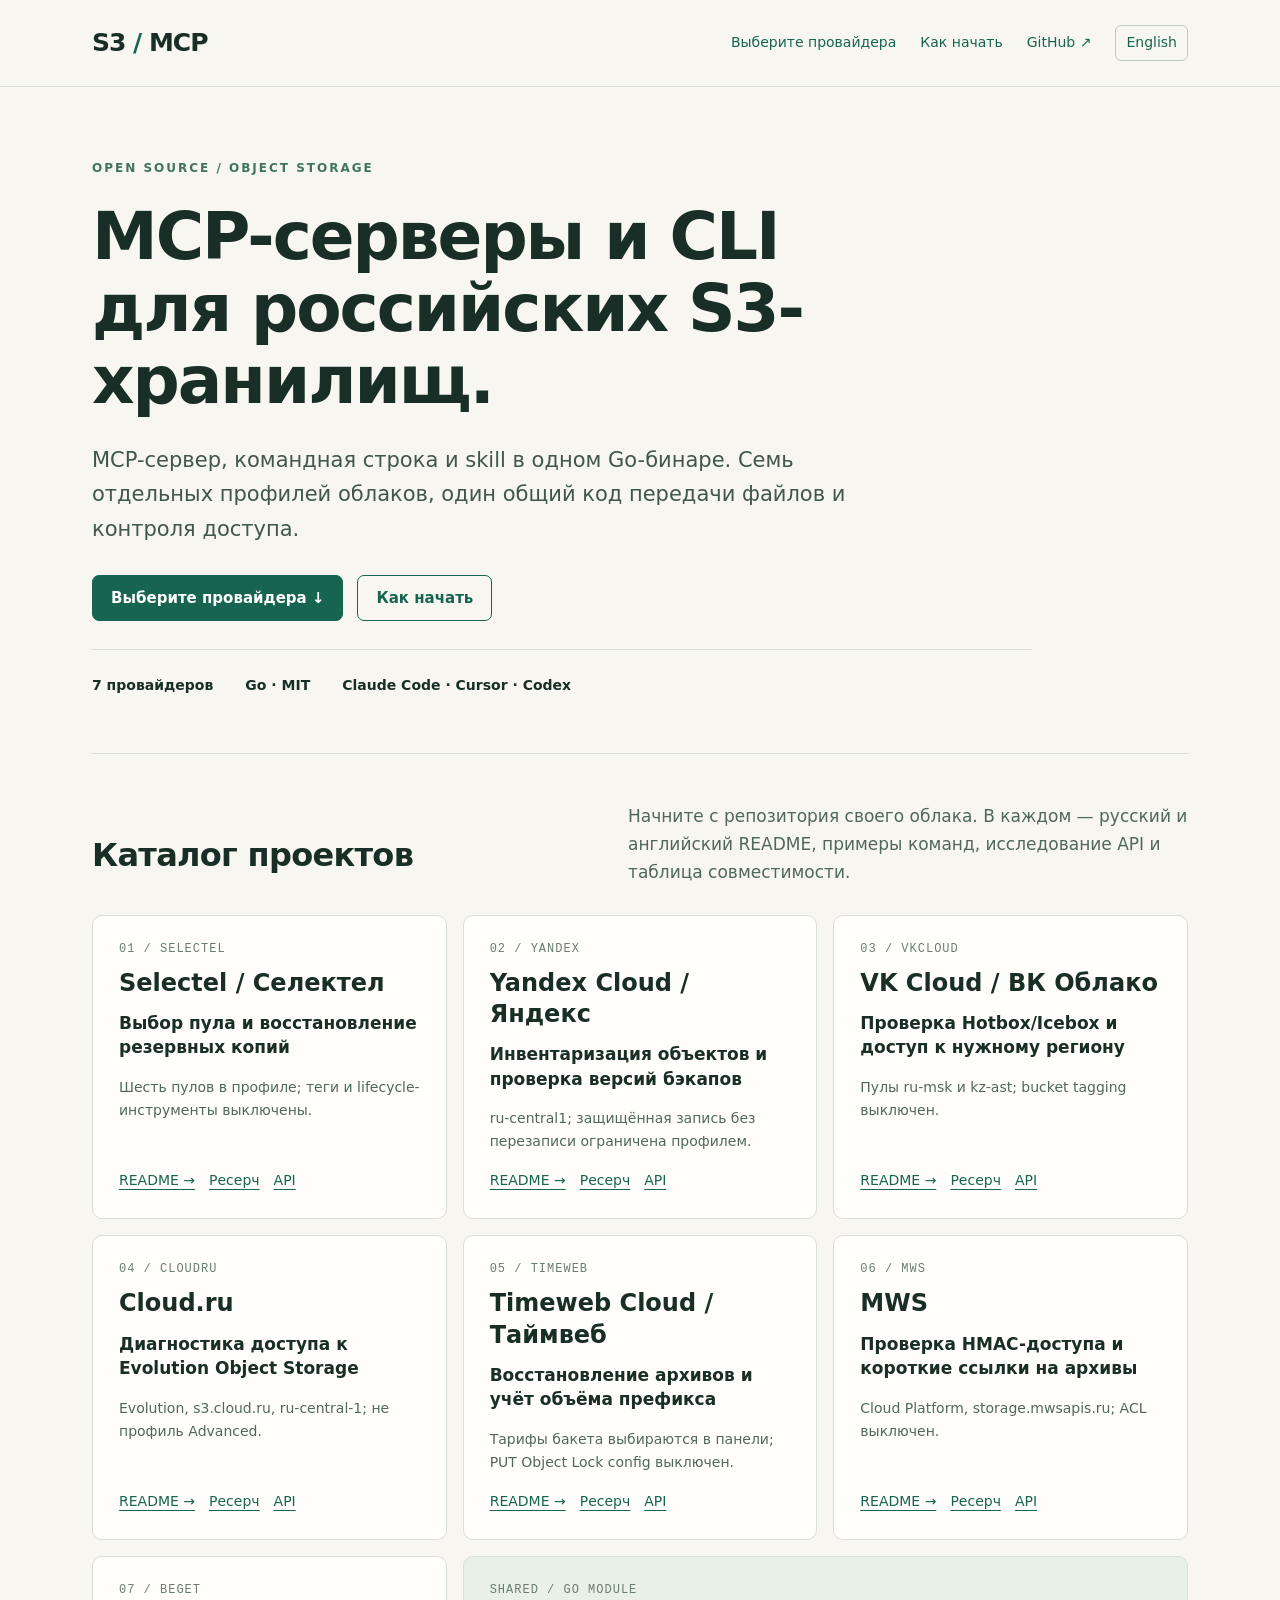
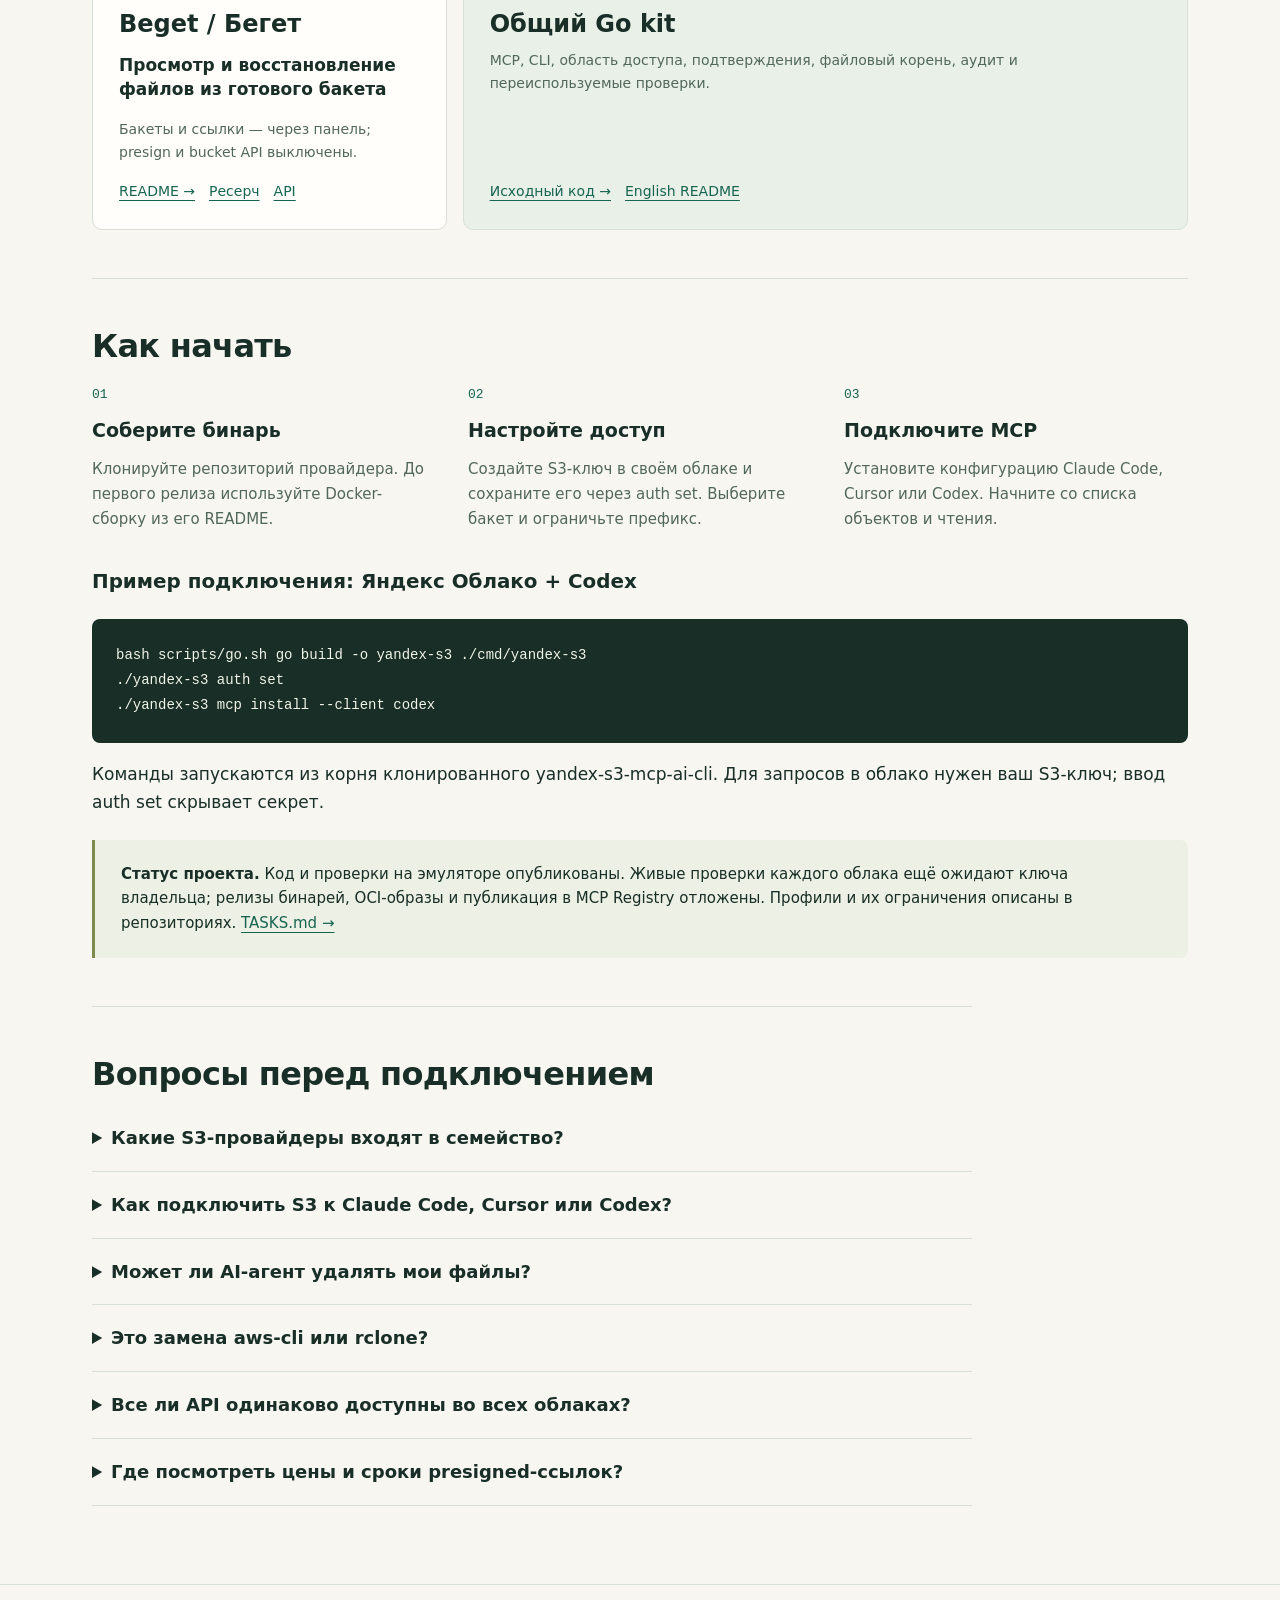
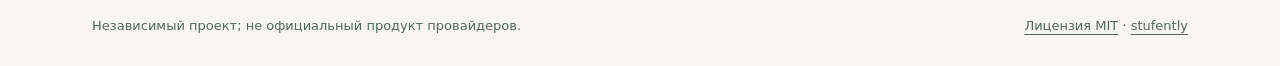
<file: docs/index.html>
<!doctype html>
<html lang="ru">
<head>
<meta charset="utf-8">
<meta name="google-site-verification" content="D1dRis57pYMEVJzy5H9Bjl-GytF5Bzbl5luU-A9BeWA">
<meta name="viewport" content="width=device-width,initial-scale=1">
<title>MCP-серверы и CLI для российских S3-хранилищ | stufently</title>
<meta name="description" content="S3 MCP-серверы, CLI и skills для Selectel, Яндекс, VK Cloud, Cloud.ru, Timeweb, MWS и Beget. Подключение к Claude Code, Cursor и Codex; код на Go, MIT.">
<link rel="canonical" href="https://stufently.github.io/s3-mcp-ai-cli-kit/">
<link rel="alternate" hreflang="ru" href="https://stufently.github.io/s3-mcp-ai-cli-kit/">
<link rel="alternate" hreflang="en" href="https://stufently.github.io/s3-mcp-ai-cli-kit/en/">
<link rel="alternate" hreflang="x-default" href="https://stufently.github.io/s3-mcp-ai-cli-kit/">
<meta property="og:type" content="website">
<meta property="og:title" content="MCP-серверы и CLI для российских S3-хранилищ">
<meta property="og:description" content="S3 MCP-серверы, CLI и skills для Selectel, Яндекс, VK Cloud, Cloud.ru, Timeweb, MWS и Beget. Подключение к Claude Code, Cursor и Codex; код на Go, MIT.">
<meta property="og:url" content="https://stufently.github.io/s3-mcp-ai-cli-kit/">
<meta property="og:site_name" content="S3 MCP &amp; AI CLI">
<meta property="og:locale" content="ru_RU">
<meta property="og:locale:alternate" content="en_US">
<meta property="og:image" content="https://stufently.github.io/s3-mcp-ai-cli-kit/assets/social-preview.png">
<meta property="og:image:width" content="1280">
<meta property="og:image:height" content="640">
<meta property="og:image:alt" content="S3 MCP + CLI + Skills — семь российских облаков">
<meta name="twitter:card" content="summary_large_image">
<meta name="twitter:title" content="MCP-серверы и CLI для российских S3-хранилищ">
<meta name="twitter:description" content="S3 MCP-серверы, CLI и skills для Selectel, Яндекс, VK Cloud, Cloud.ru, Timeweb, MWS и Beget. Подключение к Claude Code, Cursor и Codex; код на Go, MIT.">
<meta name="twitter:image" content="https://stufently.github.io/s3-mcp-ai-cli-kit/assets/social-preview.png">
<link rel="stylesheet" href="assets/site.css">
<link rel="icon" href="assets/favicon.svg" type="image/svg+xml">
<script type="application/ld+json">
{
  "@context": "https://schema.org",
  "@type": "CollectionPage",
  "name": "MCP-серверы и CLI для российских S3-хранилищ",
  "description": "S3 MCP-серверы, CLI и skills для Selectel, Яндекс, VK Cloud, Cloud.ru, Timeweb, MWS и Beget. Подключение к Claude Code, Cursor и Codex; код на Go, MIT.",
  "url": "https://stufently.github.io/s3-mcp-ai-cli-kit/",
  "inLanguage": "ru",
  "mainEntity": {
    "@type": "ItemList",
    "itemListElement": [
      {
        "@type": "ListItem",
        "position": 1,
        "item": {
          "@type": "SoftwareSourceCode",
          "name": "Selectel S3 MCP Server & AI CLI",
          "codeRepository": "https://github.com/stufently/selectel-s3-mcp-ai-cli",
          "url": "https://github.com/stufently/selectel-s3-mcp-ai-cli",
          "description": "Выбор пула и восстановление резервных копий",
          "programmingLanguage": "Go",
          "license": "https://opensource.org/license/mit"
        }
      },
      {
        "@type": "ListItem",
        "position": 2,
        "item": {
          "@type": "SoftwareSourceCode",
          "name": "Yandex Cloud S3 MCP Server & AI CLI",
          "codeRepository": "https://github.com/stufently/yandex-s3-mcp-ai-cli",
          "url": "https://github.com/stufently/yandex-s3-mcp-ai-cli",
          "description": "Инвентаризация объектов и проверка версий бэкапов",
          "programmingLanguage": "Go",
          "license": "https://opensource.org/license/mit"
        }
      },
      {
        "@type": "ListItem",
        "position": 3,
        "item": {
          "@type": "SoftwareSourceCode",
          "name": "VK Cloud S3 MCP Server & AI CLI",
          "codeRepository": "https://github.com/stufently/vkcloud-s3-mcp-ai-cli",
          "url": "https://github.com/stufently/vkcloud-s3-mcp-ai-cli",
          "description": "Проверка Hotbox/Icebox и доступ к нужному региону",
          "programmingLanguage": "Go",
          "license": "https://opensource.org/license/mit"
        }
      },
      {
        "@type": "ListItem",
        "position": 4,
        "item": {
          "@type": "SoftwareSourceCode",
          "name": "Cloud.ru S3 MCP Server & AI CLI",
          "codeRepository": "https://github.com/stufently/cloudru-s3-mcp-ai-cli",
          "url": "https://github.com/stufently/cloudru-s3-mcp-ai-cli",
          "description": "Диагностика доступа к Evolution Object Storage",
          "programmingLanguage": "Go",
          "license": "https://opensource.org/license/mit"
        }
      },
      {
        "@type": "ListItem",
        "position": 5,
        "item": {
          "@type": "SoftwareSourceCode",
          "name": "Timeweb Cloud S3 MCP Server & AI CLI",
          "codeRepository": "https://github.com/stufently/timeweb-s3-mcp-ai-cli",
          "url": "https://github.com/stufently/timeweb-s3-mcp-ai-cli",
          "description": "Восстановление архивов и учёт объёма префикса",
          "programmingLanguage": "Go",
          "license": "https://opensource.org/license/mit"
        }
      },
      {
        "@type": "ListItem",
        "position": 6,
        "item": {
          "@type": "SoftwareSourceCode",
          "name": "MWS S3 MCP Server & AI CLI",
          "codeRepository": "https://github.com/stufently/mws-s3-mcp-ai-cli",
          "url": "https://github.com/stufently/mws-s3-mcp-ai-cli",
          "description": "Проверка HMAC-доступа и короткие ссылки на архивы",
          "programmingLanguage": "Go",
          "license": "https://opensource.org/license/mit"
        }
      },
      {
        "@type": "ListItem",
        "position": 7,
        "item": {
          "@type": "SoftwareSourceCode",
          "name": "Beget S3 MCP Server & AI CLI",
          "codeRepository": "https://github.com/stufently/beget-s3-mcp-ai-cli",
          "url": "https://github.com/stufently/beget-s3-mcp-ai-cli",
          "description": "Просмотр и восстановление файлов из готового бакета",
          "programmingLanguage": "Go",
          "license": "https://opensource.org/license/mit"
        }
      }
    ]
  }
}
</script>
</head>
<body>
<a class="skip" href="#main">К содержимому</a>
<div class="top">
<header class="wrap">
<a class="brand" href="./">S3 <span>/</span> MCP</a>
<nav aria-label="Основная навигация">
<a class="optional" href="#providers">Выберите провайдера</a>
<a class="optional" href="#start">Как начать</a>
<a href="https://github.com/stufently/s3-mcp-ai-cli-kit">GitHub ↗</a>
<a class="lang" href="./en/" lang="en">English</a>
</nav>
</header>
</div>
<main id="main" class="wrap">
<section class="hero">
<div class="eyebrow">Open source / Object storage</div>
<h1>MCP-серверы и CLI<br>для российских S3-хранилищ.</h1>
<p>MCP-сервер, командная строка и skill в одном Go-бинаре. Семь отдельных профилей облаков, один общий код передачи файлов и контроля доступа.</p>
<div class="buttons">
<a class="button primary" href="#providers">Выберите провайдера ↓</a>
<a class="button" href="#start">Как начать</a>
</div>
<div class="facts">
<span>
<strong>7 провайдеров</strong>
</span>
<span>
<strong>Go · MIT</strong>
</span>
<span>
<strong>Claude Code · Cursor · Codex</strong>
</span>
</div>
</section>
<section class="section" id="providers">
<div class="section-head">
<h2>Каталог проектов</h2>
<p>Начните с репозитория своего облака. В каждом — русский и английский README, примеры команд, исследование API и таблица совместимости.</p>
</div>
<div class="grid">
<article class="card" id="selectel">
<span class="number">01 / SELECTEL</span>
<h3>
<a href="https://github.com/stufently/selectel-s3-mcp-ai-cli">Selectel / Селектел</a>
</h3>
<p class="focus">Выбор пула и восстановление резервных копий</p>
<p class="note">Шесть пулов в профиле; теги и lifecycle-инструменты выключены.</p>
<div class="links">
<a href="https://github.com/stufently/selectel-s3-mcp-ai-cli">README →</a>
<a href="https://github.com/stufently/selectel-s3-mcp-ai-cli/blob/main/docs/research/selectel-s3.md">Ресерч</a>
<a href="https://github.com/stufently/selectel-s3-mcp-ai-cli/blob/main/docs/compat.md">API</a>
</div>
</article>
<article class="card" id="yandex">
<span class="number">02 / YANDEX</span>
<h3>
<a href="https://github.com/stufently/yandex-s3-mcp-ai-cli">Yandex Cloud / Яндекс</a>
</h3>
<p class="focus">Инвентаризация объектов и проверка версий бэкапов</p>
<p class="note">ru-central1; защищённая запись без перезаписи ограничена профилем.</p>
<div class="links">
<a href="https://github.com/stufently/yandex-s3-mcp-ai-cli">README →</a>
<a href="https://github.com/stufently/yandex-s3-mcp-ai-cli/blob/main/docs/research/yandex-s3.md">Ресерч</a>
<a href="https://github.com/stufently/yandex-s3-mcp-ai-cli/blob/main/docs/compat.md">API</a>
</div>
</article>
<article class="card" id="vkcloud">
<span class="number">03 / VKCLOUD</span>
<h3>
<a href="https://github.com/stufently/vkcloud-s3-mcp-ai-cli">VK Cloud / ВК Облако</a>
</h3>
<p class="focus">Проверка Hotbox/Icebox и доступ к нужному региону</p>
<p class="note">Пулы ru-msk и kz-ast; bucket tagging выключен.</p>
<div class="links">
<a href="https://github.com/stufently/vkcloud-s3-mcp-ai-cli">README →</a>
<a href="https://github.com/stufently/vkcloud-s3-mcp-ai-cli/blob/main/docs/research/vkcloud-s3.md">Ресерч</a>
<a href="https://github.com/stufently/vkcloud-s3-mcp-ai-cli/blob/main/docs/compat.md">API</a>
</div>
</article>
<article class="card" id="cloudru">
<span class="number">04 / CLOUDRU</span>
<h3>
<a href="https://github.com/stufently/cloudru-s3-mcp-ai-cli">Cloud.ru</a>
</h3>
<p class="focus">Диагностика доступа к Evolution Object Storage</p>
<p class="note">Evolution, s3.cloud.ru, ru-central-1; не профиль Advanced.</p>
<div class="links">
<a href="https://github.com/stufently/cloudru-s3-mcp-ai-cli">README →</a>
<a href="https://github.com/stufently/cloudru-s3-mcp-ai-cli/blob/main/docs/research/cloudru-s3.md">Ресерч</a>
<a href="https://github.com/stufently/cloudru-s3-mcp-ai-cli/blob/main/docs/compat.md">API</a>
</div>
</article>
<article class="card" id="timeweb">
<span class="number">05 / TIMEWEB</span>
<h3>
<a href="https://github.com/stufently/timeweb-s3-mcp-ai-cli">Timeweb Cloud / Таймвеб</a>
</h3>
<p class="focus">Восстановление архивов и учёт объёма префикса</p>
<p class="note">Тарифы бакета выбираются в панели; PUT Object Lock config выключен.</p>
<div class="links">
<a href="https://github.com/stufently/timeweb-s3-mcp-ai-cli">README →</a>
<a href="https://github.com/stufently/timeweb-s3-mcp-ai-cli/blob/main/docs/research/timeweb-s3.md">Ресерч</a>
<a href="https://github.com/stufently/timeweb-s3-mcp-ai-cli/blob/main/docs/compat.md">API</a>
</div>
</article>
<article class="card" id="mws">
<span class="number">06 / MWS</span>
<h3>
<a href="https://github.com/stufently/mws-s3-mcp-ai-cli">MWS</a>
</h3>
<p class="focus">Проверка HMAC-доступа и короткие ссылки на архивы</p>
<p class="note">Cloud Platform, storage.mwsapis.ru; ACL выключен.</p>
<div class="links">
<a href="https://github.com/stufently/mws-s3-mcp-ai-cli">README →</a>
<a href="https://github.com/stufently/mws-s3-mcp-ai-cli/blob/main/docs/research/mws-s3.md">Ресерч</a>
<a href="https://github.com/stufently/mws-s3-mcp-ai-cli/blob/main/docs/compat.md">API</a>
</div>
</article>
<article class="card" id="beget">
<span class="number">07 / BEGET</span>
<h3>
<a href="https://github.com/stufently/beget-s3-mcp-ai-cli">Beget / Бегет</a>
</h3>
<p class="focus">Просмотр и восстановление файлов из готового бакета</p>
<p class="note">Бакеты и ссылки — через панель; presign и bucket API выключены.</p>
<div class="links">
<a href="https://github.com/stufently/beget-s3-mcp-ai-cli">README →</a>
<a href="https://github.com/stufently/beget-s3-mcp-ai-cli/blob/main/docs/research/beget-s3.md">Ресерч</a>
<a href="https://github.com/stufently/beget-s3-mcp-ai-cli/blob/main/docs/compat.md">API</a>
</div>
</article>
<article class="card kit">
<span class="number">SHARED / GO MODULE</span>
<h3>
<a href="https://github.com/stufently/s3-mcp-ai-cli-kit">Общий Go kit</a>
</h3>
<p class="note">MCP, CLI, область доступа, подтверждения, файловый корень, аудит и переиспользуемые проверки.</p>
<div class="links">
<a href="https://github.com/stufently/s3-mcp-ai-cli-kit">Исходный код →</a>
<a href="https://github.com/stufently/s3-mcp-ai-cli-kit/blob/main/README.en.md">English README</a>
</div>
</article>
</div>
</section>
<section class="section" id="start">
<h2>Как начать</h2>
<div class="steps">
<div>
<span class="step">01</span>
<h3>Соберите бинарь</h3>
<p>Клонируйте репозиторий провайдера. До первого релиза используйте Docker-сборку из его README.</p>
</div>
<div>
<span class="step">02</span>
<h3>Настройте доступ</h3>
<p>Создайте S3-ключ в своём облаке и сохраните его через auth set. Выберите бакет и ограничьте префикс.</p>
</div>
<div>
<span class="step">03</span>
<h3>Подключите MCP</h3>
<p>Установите конфигурацию Claude Code, Cursor или Codex. Начните со списка объектов и чтения.</p>
</div>
</div>
<h3>Пример подключения: Яндекс Облако + Codex</h3>
<pre>
<code>bash scripts/go.sh go build -o yandex-s3 ./cmd/yandex-s3
./yandex-s3 auth set
./yandex-s3 mcp install --client codex</code>
</pre>
<p>Команды запускаются из корня клонированного yandex-s3-mcp-ai-cli. Для запросов в облако нужен ваш S3-ключ; ввод auth set скрывает секрет.</p>
<div class="callout">
<strong>Статус проекта.</strong> Код и проверки на эмуляторе опубликованы. Живые проверки каждого облака ещё ожидают ключа владельца; релизы бинарей, OCI-образы и публикация в MCP Registry отложены. Профили и их ограничения описаны в репозиториях. <a href="https://github.com/stufently/s3-mcp-ai-cli-kit/blob/main/TASKS.md">TASKS.md →</a>
</div>
</section>
<section class="section faq" id="faq">
<h2>Вопросы перед подключением</h2>
<details>
<summary>Какие S3-провайдеры входят в семейство?</summary>
<p>Selectel, Яндекс Облако, VK Cloud, Cloud.ru Evolution, Timeweb Cloud, MWS Cloud Platform и Beget. У каждого собственный бинарь, профиль и документация.</p>
</details>
<details>
<summary>Как подключить S3 к Claude Code, Cursor или Codex?</summary>
<p>Соберите бинарь своего провайдера, сохраните ключ через auth set и выполните mcp install для выбранного клиента. Команды и расположение конфигурации указаны в README каждого проекта.</p>
</details>
<details>
<summary>Может ли AI-агент удалять мои файлы?</summary>
<p>MCP по умолчанию предоставляет только чтение. Запись, удаление и администрирование включаются отдельно; опасные действия проходят настроенную политику подтверждения. Дополнительно ограничьте права S3-ключа, бакет и префикс.</p>
</details>
<details>
<summary>Это замена aws-cli или rclone?</summary>
<p>Проекты добавляют MCP-инструменты, skill и контроль доступа для AI-агентов. CLI подходит для операций с объектами и потокового восстановления; aws-cli и rclone остаются отдельными инструментами автоматизации.</p>
</details>
<details>
<summary>Все ли API одинаково доступны во всех облаках?</summary>
<p>Нет. Инструменты регистрируются по возможностям профиля. Например, у Beget выключены bucket API и внешний presign, а профиль Cloud.ru относится к Evolution. Проверяйте compat и статус живых тестов.</p>
</details>
<details>
<summary>Где посмотреть цены и сроки presigned-ссылок?</summary>
<p>В исследовании своего провайдера со ссылками на официальные документы. Цены и неподтверждённые значения помечены в репозиториях; каталог не служит тарифным предложением.</p>
</details>
</section>
</main>
<footer class="footer">
<div class="wrap">
<span>Независимый проект; не официальный продукт провайдеров.</span>
<span>
<a href="https://github.com/stufently/s3-mcp-ai-cli-kit/blob/main/LICENSE">Лицензия MIT</a> · <a href="https://github.com/stufently">stufently</a>
</span>
</div>
</footer>
</body>
</html>
</file>
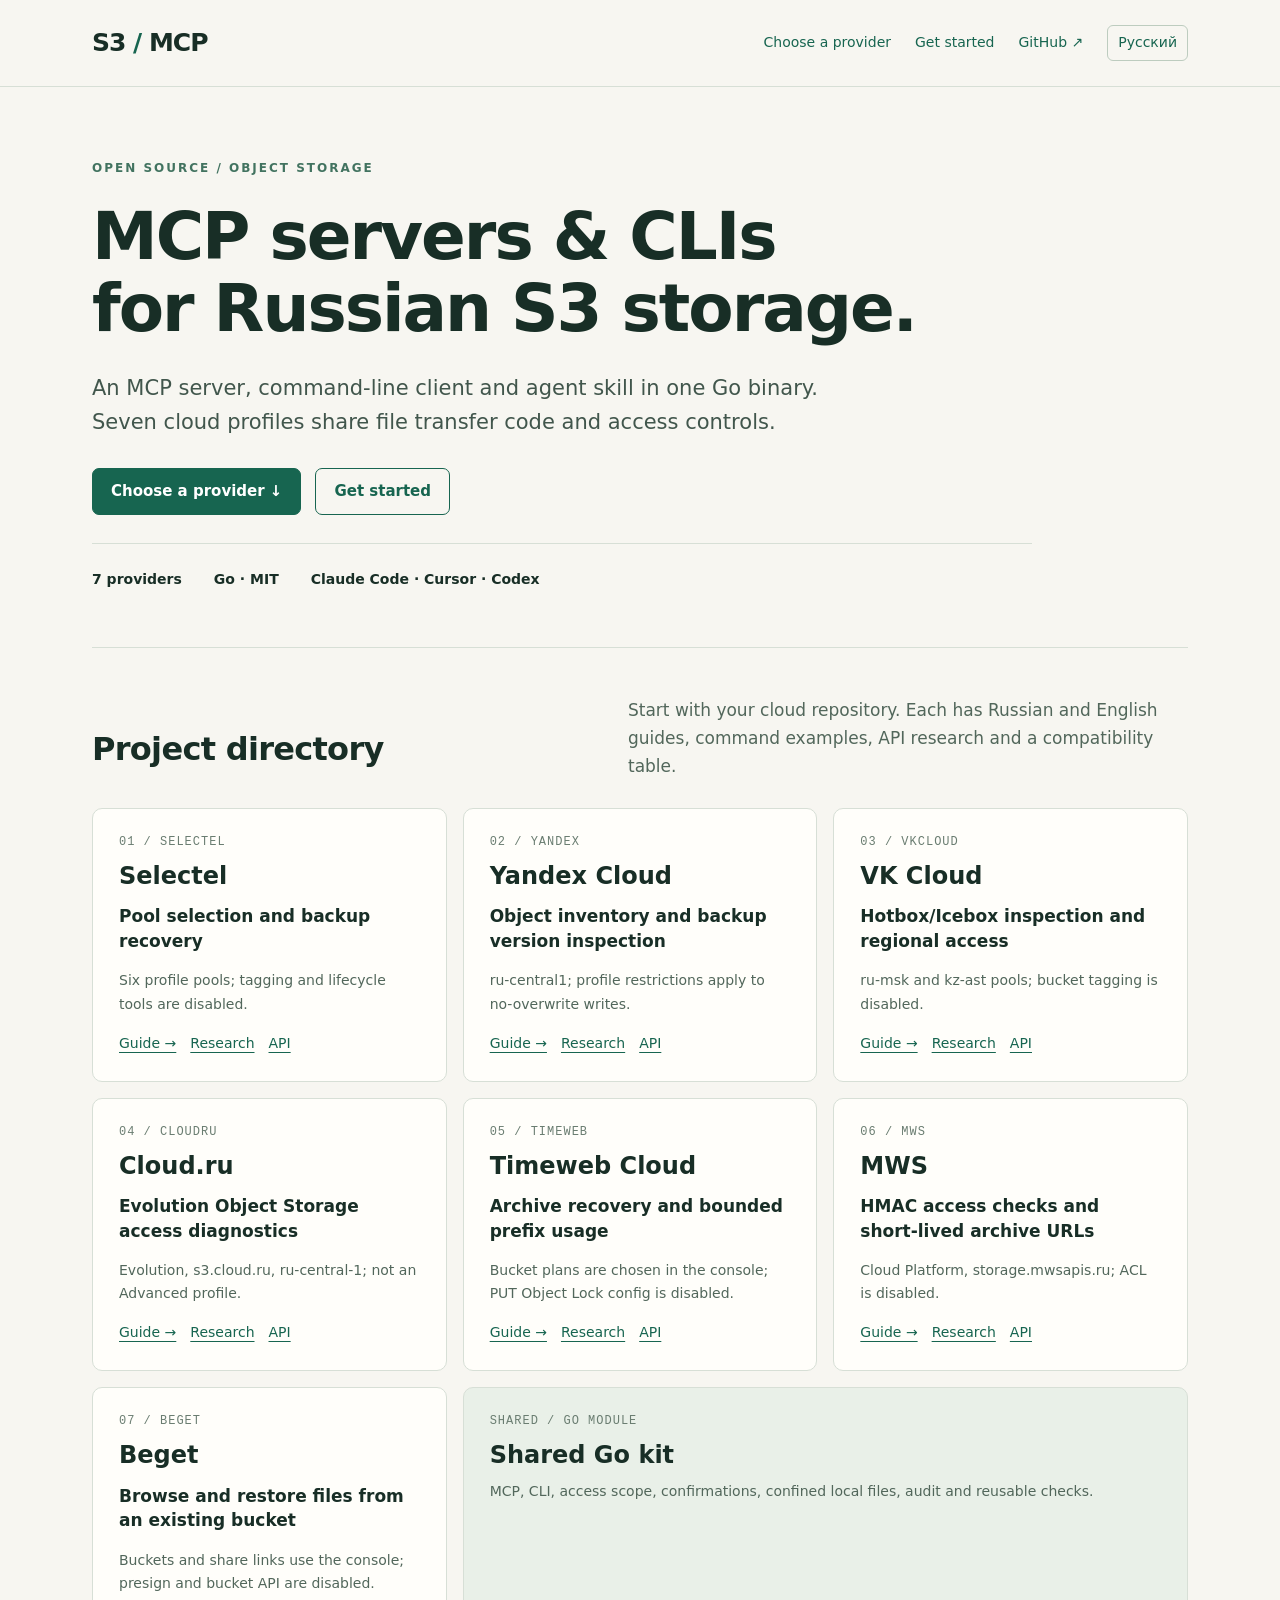
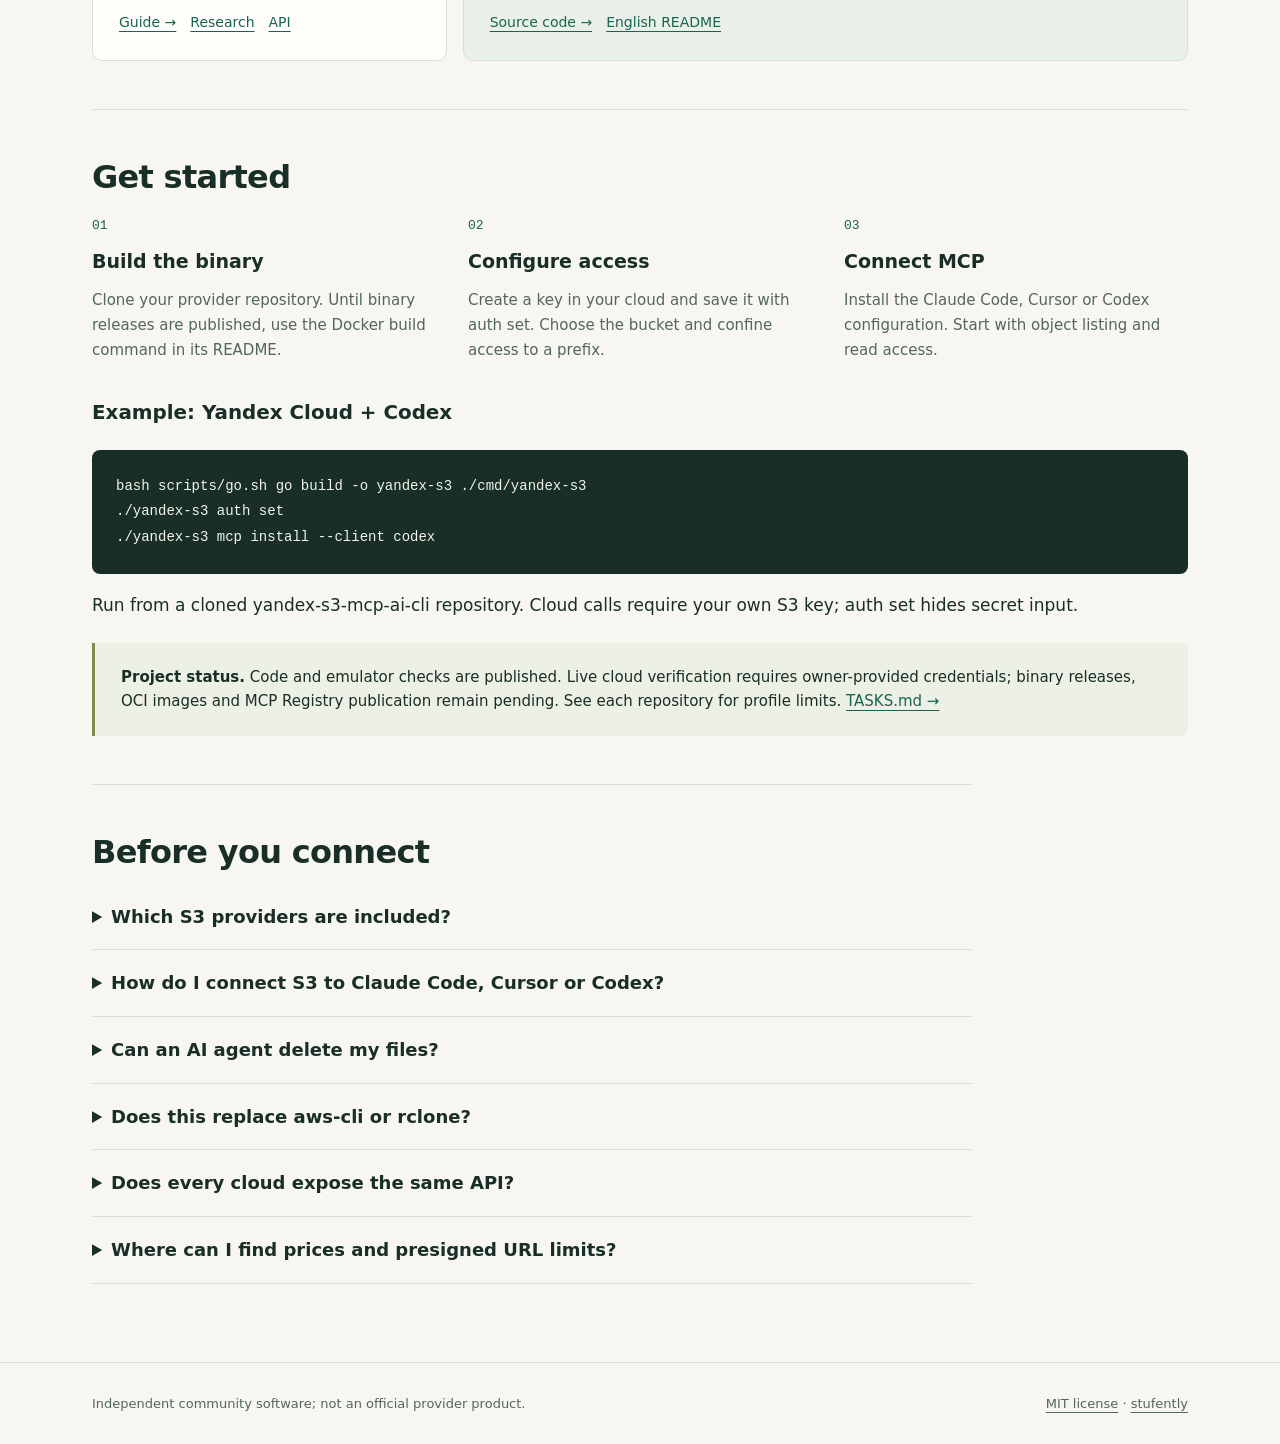
<file: docs/en/index.html>
<!doctype html>
<html lang="en">
<head>
<meta charset="utf-8">
<meta name="viewport" content="width=device-width,initial-scale=1">
<title>S3 MCP servers and CLIs for Russian cloud storage | stufently</title>
<meta name="description" content="Go MCP servers, CLIs and agent skills for Selectel, Yandex Cloud, VK Cloud, Cloud.ru, Timeweb, MWS and Beget. Connect Claude Code, Cursor and Codex.">
<link rel="canonical" href="https://stufently.github.io/s3-mcp-ai-cli-kit/en/">
<link rel="alternate" hreflang="ru" href="https://stufently.github.io/s3-mcp-ai-cli-kit/">
<link rel="alternate" hreflang="en" href="https://stufently.github.io/s3-mcp-ai-cli-kit/en/">
<link rel="alternate" hreflang="x-default" href="https://stufently.github.io/s3-mcp-ai-cli-kit/">
<meta property="og:type" content="website">
<meta property="og:title" content="S3 MCP servers and CLIs for Russian cloud storage">
<meta property="og:description" content="Go MCP servers, CLIs and agent skills for Selectel, Yandex Cloud, VK Cloud, Cloud.ru, Timeweb, MWS and Beget. Connect Claude Code, Cursor and Codex.">
<meta property="og:url" content="https://stufently.github.io/s3-mcp-ai-cli-kit/en/">
<meta property="og:site_name" content="S3 MCP &amp; AI CLI">
<meta property="og:locale" content="en_US">
<meta property="og:locale:alternate" content="ru_RU">
<meta property="og:image" content="https://stufently.github.io/s3-mcp-ai-cli-kit/assets/social-preview.png">
<meta property="og:image:width" content="1280">
<meta property="og:image:height" content="640">
<meta property="og:image:alt" content="S3 MCP + CLI + Skills — seven Russian cloud providers">
<meta name="twitter:card" content="summary_large_image">
<meta name="twitter:title" content="S3 MCP servers and CLIs for Russian cloud storage">
<meta name="twitter:description" content="Go MCP servers, CLIs and agent skills for Selectel, Yandex Cloud, VK Cloud, Cloud.ru, Timeweb, MWS and Beget. Connect Claude Code, Cursor and Codex.">
<meta name="twitter:image" content="https://stufently.github.io/s3-mcp-ai-cli-kit/assets/social-preview.png">
<link rel="stylesheet" href="../assets/site.css">
<link rel="icon" href="../assets/favicon.svg" type="image/svg+xml">
<script type="application/ld+json">
{
  "@context": "https://schema.org",
  "@type": "CollectionPage",
  "name": "S3 MCP servers and CLIs for Russian cloud storage",
  "description": "Go MCP servers, CLIs and agent skills for Selectel, Yandex Cloud, VK Cloud, Cloud.ru, Timeweb, MWS and Beget. Connect Claude Code, Cursor and Codex.",
  "url": "https://stufently.github.io/s3-mcp-ai-cli-kit/en/",
  "inLanguage": "en",
  "mainEntity": {
    "@type": "ItemList",
    "itemListElement": [
      {
        "@type": "ListItem",
        "position": 1,
        "item": {
          "@type": "SoftwareSourceCode",
          "name": "Selectel S3 MCP Server & AI CLI",
          "codeRepository": "https://github.com/stufently/selectel-s3-mcp-ai-cli",
          "url": "https://github.com/stufently/selectel-s3-mcp-ai-cli/blob/main/README.en.md",
          "description": "Pool selection and backup recovery",
          "programmingLanguage": "Go",
          "license": "https://opensource.org/license/mit"
        }
      },
      {
        "@type": "ListItem",
        "position": 2,
        "item": {
          "@type": "SoftwareSourceCode",
          "name": "Yandex Cloud S3 MCP Server & AI CLI",
          "codeRepository": "https://github.com/stufently/yandex-s3-mcp-ai-cli",
          "url": "https://github.com/stufently/yandex-s3-mcp-ai-cli/blob/main/README.en.md",
          "description": "Object inventory and backup version inspection",
          "programmingLanguage": "Go",
          "license": "https://opensource.org/license/mit"
        }
      },
      {
        "@type": "ListItem",
        "position": 3,
        "item": {
          "@type": "SoftwareSourceCode",
          "name": "VK Cloud S3 MCP Server & AI CLI",
          "codeRepository": "https://github.com/stufently/vkcloud-s3-mcp-ai-cli",
          "url": "https://github.com/stufently/vkcloud-s3-mcp-ai-cli/blob/main/README.en.md",
          "description": "Hotbox/Icebox inspection and regional access",
          "programmingLanguage": "Go",
          "license": "https://opensource.org/license/mit"
        }
      },
      {
        "@type": "ListItem",
        "position": 4,
        "item": {
          "@type": "SoftwareSourceCode",
          "name": "Cloud.ru S3 MCP Server & AI CLI",
          "codeRepository": "https://github.com/stufently/cloudru-s3-mcp-ai-cli",
          "url": "https://github.com/stufently/cloudru-s3-mcp-ai-cli/blob/main/README.en.md",
          "description": "Evolution Object Storage access diagnostics",
          "programmingLanguage": "Go",
          "license": "https://opensource.org/license/mit"
        }
      },
      {
        "@type": "ListItem",
        "position": 5,
        "item": {
          "@type": "SoftwareSourceCode",
          "name": "Timeweb Cloud S3 MCP Server & AI CLI",
          "codeRepository": "https://github.com/stufently/timeweb-s3-mcp-ai-cli",
          "url": "https://github.com/stufently/timeweb-s3-mcp-ai-cli/blob/main/README.en.md",
          "description": "Archive recovery and bounded prefix usage",
          "programmingLanguage": "Go",
          "license": "https://opensource.org/license/mit"
        }
      },
      {
        "@type": "ListItem",
        "position": 6,
        "item": {
          "@type": "SoftwareSourceCode",
          "name": "MWS S3 MCP Server & AI CLI",
          "codeRepository": "https://github.com/stufently/mws-s3-mcp-ai-cli",
          "url": "https://github.com/stufently/mws-s3-mcp-ai-cli/blob/main/README.en.md",
          "description": "HMAC access checks and short-lived archive URLs",
          "programmingLanguage": "Go",
          "license": "https://opensource.org/license/mit"
        }
      },
      {
        "@type": "ListItem",
        "position": 7,
        "item": {
          "@type": "SoftwareSourceCode",
          "name": "Beget S3 MCP Server & AI CLI",
          "codeRepository": "https://github.com/stufently/beget-s3-mcp-ai-cli",
          "url": "https://github.com/stufently/beget-s3-mcp-ai-cli/blob/main/README.en.md",
          "description": "Browse and restore files from an existing bucket",
          "programmingLanguage": "Go",
          "license": "https://opensource.org/license/mit"
        }
      }
    ]
  }
}
</script>
</head>
<body>
<a class="skip" href="#main">Skip to content</a>
<div class="top">
<header class="wrap">
<a class="brand" href="../">S3 <span>/</span> MCP</a>
<nav aria-label="Main navigation">
<a class="optional" href="#providers">Choose a provider</a>
<a class="optional" href="#start">Get started</a>
<a href="https://github.com/stufently/s3-mcp-ai-cli-kit">GitHub ↗</a>
<a class="lang" href="../" lang="ru">Русский</a>
</nav>
</header>
</div>
<main id="main" class="wrap">
<section class="hero">
<div class="eyebrow">Open source / Object storage</div>
<h1>MCP servers &amp; CLIs<br>for Russian S3 storage.</h1>
<p>An MCP server, command-line client and agent skill in one Go binary. Seven cloud profiles share file transfer code and access controls.</p>
<div class="buttons">
<a class="button primary" href="#providers">Choose a provider ↓</a>
<a class="button" href="#start">Get started</a>
</div>
<div class="facts">
<span>
<strong>7 providers</strong>
</span>
<span>
<strong>Go · MIT</strong>
</span>
<span>
<strong>Claude Code · Cursor · Codex</strong>
</span>
</div>
</section>
<section class="section" id="providers">
<div class="section-head">
<h2>Project directory</h2>
<p>Start with your cloud repository. Each has Russian and English guides, command examples, API research and a compatibility table.</p>
</div>
<div class="grid">
<article class="card" id="selectel">
<span class="number">01 / SELECTEL</span>
<h3>
<a href="https://github.com/stufently/selectel-s3-mcp-ai-cli/blob/main/README.en.md">Selectel</a>
</h3>
<p class="focus">Pool selection and backup recovery</p>
<p class="note">Six profile pools; tagging and lifecycle tools are disabled.</p>
<div class="links">
<a href="https://github.com/stufently/selectel-s3-mcp-ai-cli/blob/main/README.en.md">Guide →</a>
<a href="https://github.com/stufently/selectel-s3-mcp-ai-cli/blob/main/docs/research/selectel-s3.md">Research</a>
<a href="https://github.com/stufently/selectel-s3-mcp-ai-cli/blob/main/docs/compat.md">API</a>
</div>
</article>
<article class="card" id="yandex">
<span class="number">02 / YANDEX</span>
<h3>
<a href="https://github.com/stufently/yandex-s3-mcp-ai-cli/blob/main/README.en.md">Yandex Cloud</a>
</h3>
<p class="focus">Object inventory and backup version inspection</p>
<p class="note">ru-central1; profile restrictions apply to no-overwrite writes.</p>
<div class="links">
<a href="https://github.com/stufently/yandex-s3-mcp-ai-cli/blob/main/README.en.md">Guide →</a>
<a href="https://github.com/stufently/yandex-s3-mcp-ai-cli/blob/main/docs/research/yandex-s3.md">Research</a>
<a href="https://github.com/stufently/yandex-s3-mcp-ai-cli/blob/main/docs/compat.md">API</a>
</div>
</article>
<article class="card" id="vkcloud">
<span class="number">03 / VKCLOUD</span>
<h3>
<a href="https://github.com/stufently/vkcloud-s3-mcp-ai-cli/blob/main/README.en.md">VK Cloud</a>
</h3>
<p class="focus">Hotbox/Icebox inspection and regional access</p>
<p class="note">ru-msk and kz-ast pools; bucket tagging is disabled.</p>
<div class="links">
<a href="https://github.com/stufently/vkcloud-s3-mcp-ai-cli/blob/main/README.en.md">Guide →</a>
<a href="https://github.com/stufently/vkcloud-s3-mcp-ai-cli/blob/main/docs/research/vkcloud-s3.md">Research</a>
<a href="https://github.com/stufently/vkcloud-s3-mcp-ai-cli/blob/main/docs/compat.md">API</a>
</div>
</article>
<article class="card" id="cloudru">
<span class="number">04 / CLOUDRU</span>
<h3>
<a href="https://github.com/stufently/cloudru-s3-mcp-ai-cli/blob/main/README.en.md">Cloud.ru</a>
</h3>
<p class="focus">Evolution Object Storage access diagnostics</p>
<p class="note">Evolution, s3.cloud.ru, ru-central-1; not an Advanced profile.</p>
<div class="links">
<a href="https://github.com/stufently/cloudru-s3-mcp-ai-cli/blob/main/README.en.md">Guide →</a>
<a href="https://github.com/stufently/cloudru-s3-mcp-ai-cli/blob/main/docs/research/cloudru-s3.md">Research</a>
<a href="https://github.com/stufently/cloudru-s3-mcp-ai-cli/blob/main/docs/compat.md">API</a>
</div>
</article>
<article class="card" id="timeweb">
<span class="number">05 / TIMEWEB</span>
<h3>
<a href="https://github.com/stufently/timeweb-s3-mcp-ai-cli/blob/main/README.en.md">Timeweb Cloud</a>
</h3>
<p class="focus">Archive recovery and bounded prefix usage</p>
<p class="note">Bucket plans are chosen in the console; PUT Object Lock config is disabled.</p>
<div class="links">
<a href="https://github.com/stufently/timeweb-s3-mcp-ai-cli/blob/main/README.en.md">Guide →</a>
<a href="https://github.com/stufently/timeweb-s3-mcp-ai-cli/blob/main/docs/research/timeweb-s3.md">Research</a>
<a href="https://github.com/stufently/timeweb-s3-mcp-ai-cli/blob/main/docs/compat.md">API</a>
</div>
</article>
<article class="card" id="mws">
<span class="number">06 / MWS</span>
<h3>
<a href="https://github.com/stufently/mws-s3-mcp-ai-cli/blob/main/README.en.md">MWS</a>
</h3>
<p class="focus">HMAC access checks and short-lived archive URLs</p>
<p class="note">Cloud Platform, storage.mwsapis.ru; ACL is disabled.</p>
<div class="links">
<a href="https://github.com/stufently/mws-s3-mcp-ai-cli/blob/main/README.en.md">Guide →</a>
<a href="https://github.com/stufently/mws-s3-mcp-ai-cli/blob/main/docs/research/mws-s3.md">Research</a>
<a href="https://github.com/stufently/mws-s3-mcp-ai-cli/blob/main/docs/compat.md">API</a>
</div>
</article>
<article class="card" id="beget">
<span class="number">07 / BEGET</span>
<h3>
<a href="https://github.com/stufently/beget-s3-mcp-ai-cli/blob/main/README.en.md">Beget</a>
</h3>
<p class="focus">Browse and restore files from an existing bucket</p>
<p class="note">Buckets and share links use the console; presign and bucket API are disabled.</p>
<div class="links">
<a href="https://github.com/stufently/beget-s3-mcp-ai-cli/blob/main/README.en.md">Guide →</a>
<a href="https://github.com/stufently/beget-s3-mcp-ai-cli/blob/main/docs/research/beget-s3.md">Research</a>
<a href="https://github.com/stufently/beget-s3-mcp-ai-cli/blob/main/docs/compat.md">API</a>
</div>
</article>
<article class="card kit">
<span class="number">SHARED / GO MODULE</span>
<h3>
<a href="https://github.com/stufently/s3-mcp-ai-cli-kit">Shared Go kit</a>
</h3>
<p class="note">MCP, CLI, access scope, confirmations, confined local files, audit and reusable checks.</p>
<div class="links">
<a href="https://github.com/stufently/s3-mcp-ai-cli-kit">Source code →</a>
<a href="https://github.com/stufently/s3-mcp-ai-cli-kit/blob/main/README.en.md">English README</a>
</div>
</article>
</div>
</section>
<section class="section" id="start">
<h2>Get started</h2>
<div class="steps">
<div>
<span class="step">01</span>
<h3>Build the binary</h3>
<p>Clone your provider repository. Until binary releases are published, use the Docker build command in its README.</p>
</div>
<div>
<span class="step">02</span>
<h3>Configure access</h3>
<p>Create a key in your cloud and save it with auth set. Choose the bucket and confine access to a prefix.</p>
</div>
<div>
<span class="step">03</span>
<h3>Connect MCP</h3>
<p>Install the Claude Code, Cursor or Codex configuration. Start with object listing and read access.</p>
</div>
</div>
<h3>Example: Yandex Cloud + Codex</h3>
<pre>
<code>bash scripts/go.sh go build -o yandex-s3 ./cmd/yandex-s3
./yandex-s3 auth set
./yandex-s3 mcp install --client codex</code>
</pre>
<p>Run from a cloned yandex-s3-mcp-ai-cli repository. Cloud calls require your own S3 key; auth set hides secret input.</p>
<div class="callout">
<strong>Project status.</strong> Code and emulator checks are published. Live cloud verification requires owner-provided credentials; binary releases, OCI images and MCP Registry publication remain pending. See each repository for profile limits. <a href="https://github.com/stufently/s3-mcp-ai-cli-kit/blob/main/TASKS.md">TASKS.md →</a>
</div>
</section>
<section class="section faq" id="faq">
<h2>Before you connect</h2>
<details>
<summary>Which S3 providers are included?</summary>
<p>Selectel, Yandex Cloud, VK Cloud, Cloud.ru Evolution, Timeweb Cloud, MWS Cloud Platform and Beget. Each has its own binary, profile and documentation.</p>
</details>
<details>
<summary>How do I connect S3 to Claude Code, Cursor or Codex?</summary>
<p>Build your provider binary, save credentials with auth set and run mcp install for the client. Each README lists commands and configuration locations.</p>
</details>
<details>
<summary>Can an AI agent delete my files?</summary>
<p>MCP starts read-only. Write, delete and admin levels are enabled separately; destructive actions use the configured approval policy. Also restrict the S3 key permissions, bucket and prefix.</p>
</details>
<details>
<summary>Does this replace aws-cli or rclone?</summary>
<p>These projects add MCP tools, agent skills and access controls. The CLI handles object operations and streaming restores; aws-cli and rclone remain independent automation tools.</p>
</details>
<details>
<summary>Does every cloud expose the same API?</summary>
<p>No. Tools are registered by profile capabilities. For example, Beget bucket APIs and external presigning are disabled, while Cloud.ru targets Evolution. Check compat and live-test status.</p>
</details>
<details>
<summary>Where can I find prices and presigned URL limits?</summary>
<p>Read provider research with official sources. Prices and unverified values are marked in the repositories; this directory is not a price offer.</p>
</details>
</section>
</main>
<footer class="footer">
<div class="wrap">
<span>Independent community software; not an official provider product.</span>
<span>
<a href="https://github.com/stufently/s3-mcp-ai-cli-kit/blob/main/LICENSE">MIT license</a> · <a href="https://github.com/stufently">stufently</a>
</span>
</div>
</footer>
</body>
</html>
</file>
<file: docs/assets/site.css>
*{box-sizing:border-box}
html{scroll-behavior:smooth;scroll-padding-top:90px}
body{margin:0;background:#f7f6f1;color:#182e26;font:17px/1.65 system-ui,-apple-system,BlinkMacSystemFont,"Segoe UI",sans-serif}
a{color:#176550;text-underline-offset:4px}
a:hover{text-decoration-thickness:2px}
a:focus-visible,summary:focus-visible{outline:3px solid #aa6500;outline-offset:5px}
.skip{position:absolute;top:-60px;left:16px;background:white;padding:12px;z-index:10}
.skip:focus{top:10px}
.wrap{max-width:1160px;margin:0 auto;padding:0 32px}
.top{border-bottom:1px solid #d7dfd6;background:#f7f6f1}
header{min-height:86px;display:flex;align-items:center;justify-content:space-between;gap:20px}
.brand{font-weight:750;letter-spacing:-1px;color:#182e26;text-decoration:none;font-size:25px}
.brand span{color:#176550}
nav{display:flex;gap:24px;align-items:center;font-size:14px}
nav a{text-decoration:none}
.lang{border:1px solid #bdccbf;border-radius:6px;padding:5px 10px}
.hero{padding:72px 0 56px;max-width:940px}
.eyebrow{font-size:12px;font-weight:750;letter-spacing:2px;color:#427360;text-transform:uppercase}
.hero h1{font-size:clamp(38px,5.5vw,66px);line-height:1.09;letter-spacing:-2px;font-weight:720;margin:22px 0 26px;max-width:900px}
.hero p{font-size:21px;max-width:760px;color:#41564c}
.buttons{display:flex;gap:14px;flex-wrap:wrap;margin:28px 0}
.button{display:inline-block;border:1px solid #176550;padding:10px 18px;border-radius:7px;text-decoration:none;font-size:15px;font-weight:650}
.button.primary{background:#176550;color:#fff}
.facts{display:flex;gap:32px;flex-wrap:wrap;border-top:1px solid #d7dfd6;padding-top:24px;font-size:14px;color:#52675b}
.facts strong{color:#182e26}
.section{padding:48px 0;border-top:1px solid #d7dfd6}
.section-head{display:flex;justify-content:space-between;align-items:end;gap:32px;margin-bottom:28px}
.section h2{font-size:32px;letter-spacing:-.7px;margin:0 0 12px;line-height:1.2}
.section-head p{max-width:560px;margin:0;color:#52675b}
.grid{display:grid;grid-template-columns:repeat(3,minmax(0,1fr));gap:16px}
.card{background:#fffefa;border:1px solid #d7dfd6;border-radius:10px;padding:26px;display:flex;flex-direction:column;scroll-margin-top:30px}
.card .number{font:12px ui-monospace,monospace;color:#6a7d71;letter-spacing:1px}
.card h3{font-size:24px;margin:12px 0 8px;line-height:1.3}
.card h3 a{color:#182e26;text-decoration:none}
.card .focus{font-weight:600;line-height:1.45;margin:4px 0 16px}
.card .note{color:#52675b;font-size:14px;margin:0 0 16px}
.card .links{display:flex;gap:14px;font-size:14px;margin-top:auto;flex-wrap:wrap}
.card.kit{background:#e9f0e8;grid-column:span 2}
.steps{display:grid;grid-template-columns:repeat(3,minmax(0,1fr));gap:32px}
.steps h3{font-size:19px;line-height:1.3;margin:12px 0}
.steps p{font-size:15px;color:#52675b}
.step{font:13px ui-monospace,monospace;color:#176550}
pre{background:#182e26;color:#f1f5ea;border-radius:8px;padding:24px;overflow:auto;line-height:1.8;font:14px/1.8 ui-monospace,SFMono-Regular,Consolas,monospace;max-width:100%}
code{font-family:ui-monospace,SFMono-Regular,Consolas,monospace;overflow-wrap:anywhere}
.callout{padding:22px 26px;background:#edf0e5;border-left:3px solid #7b8b4e;border-radius:0 8px 8px 0;margin-top:24px;font-size:15px}
.faq{max-width:880px}
details{border-bottom:1px solid #d7dfd6;padding:18px 0}
summary{cursor:pointer;font-weight:650;font-size:18px}
details p{margin-bottom:8px;color:#52675b;font-size:16px}
.footer{border-top:1px solid #d7dfd6;margin-top:30px;padding:30px 0;color:#52675b;font-size:13px}
.footer .wrap{display:flex;justify-content:space-between;gap:20px}
.footer a{color:#52675b}
@media(max-width:850px){.grid{grid-template-columns:repeat(2,minmax(0,1fr))}
.card.kit{grid-column:auto}
.steps{grid-template-columns:1fr;gap:14px}
.section-head{display:block}
.section-head p{margin-top:16px}
}
@media(max-width:550px){.wrap{padding:0 20px}
header{min-height:76px;gap:14px}
nav{gap:14px}
nav .optional{display:none}
.brand{font-size:22px}
.hero{padding:48px 0 38px}
.hero h1{letter-spacing:-1px}
.hero p{font-size:18px}
.grid{grid-template-columns:1fr}
.section{padding:36px 0}
.section h2{font-size:28px}
.facts{gap:18px}
.footer .wrap{display:block}
.card{padding:22px}
}
@media(prefers-reduced-motion:reduce){html{scroll-behavior:auto}
}
</file>
